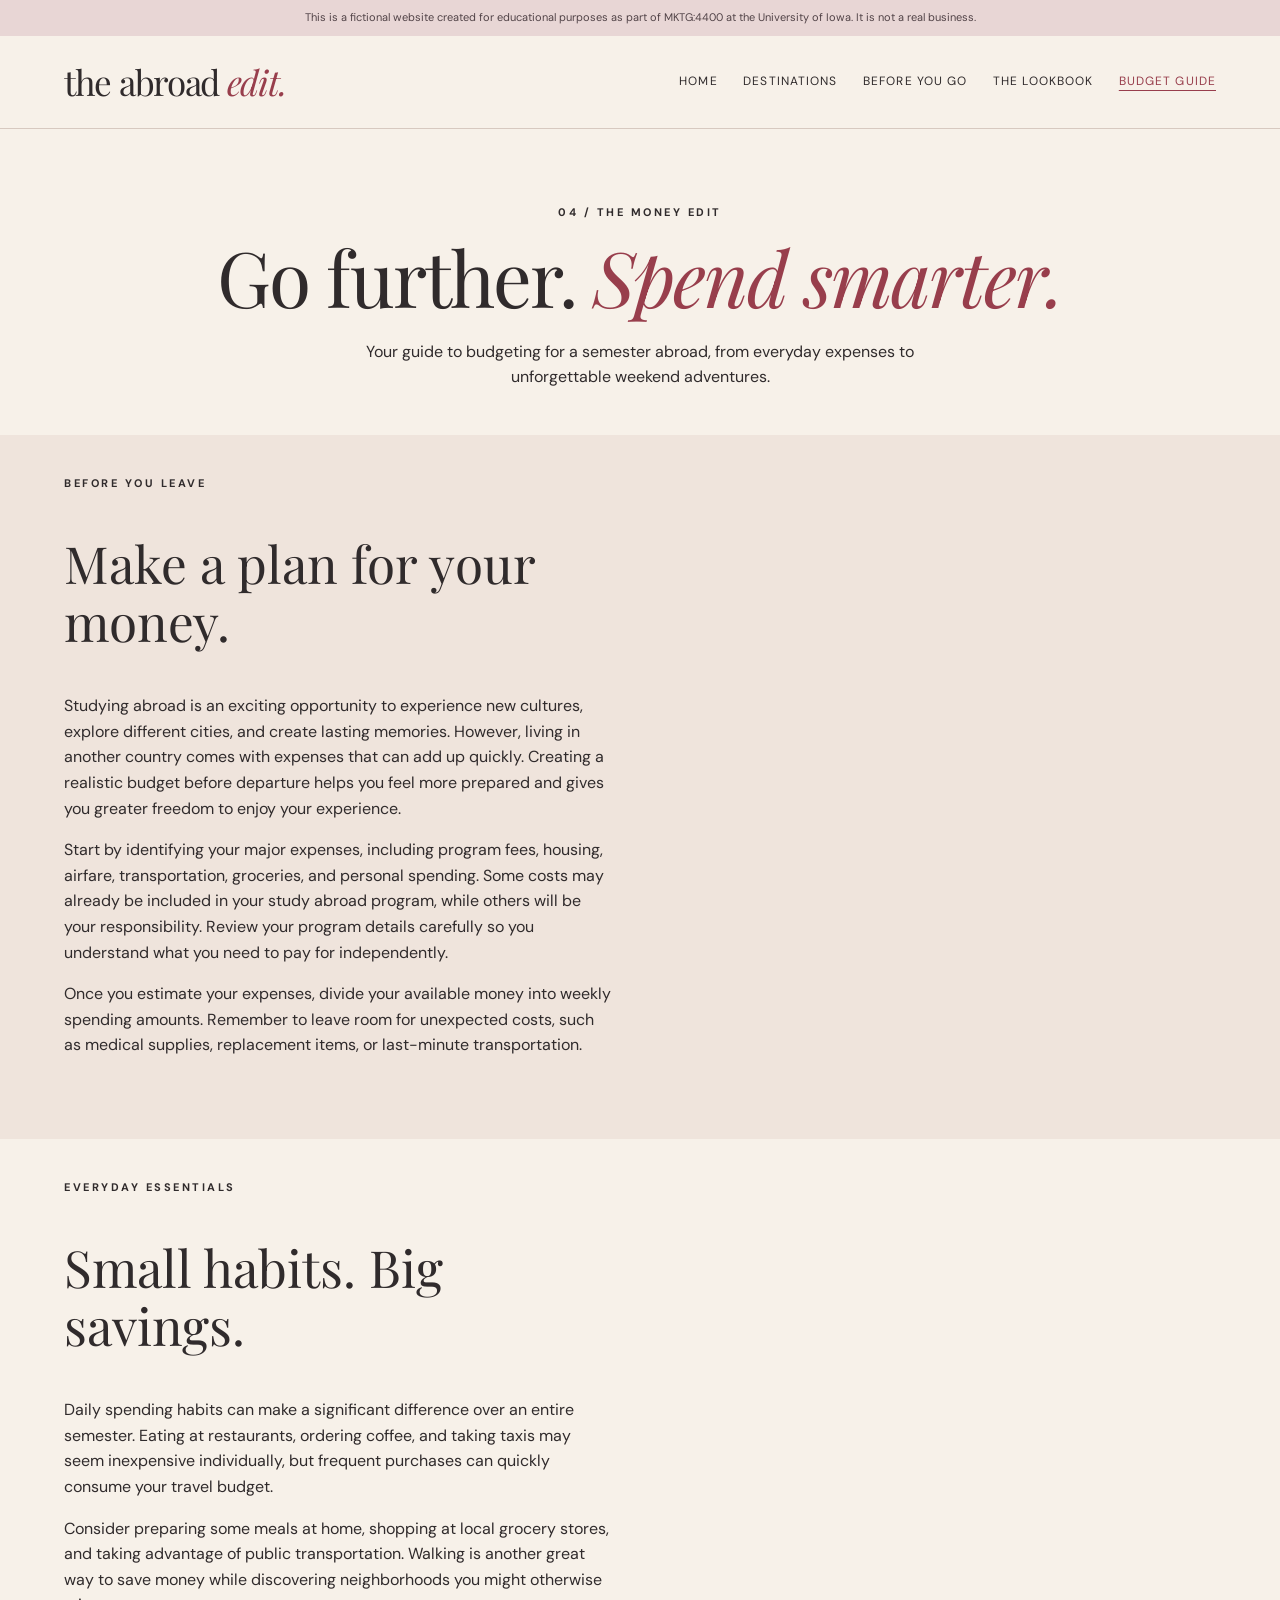
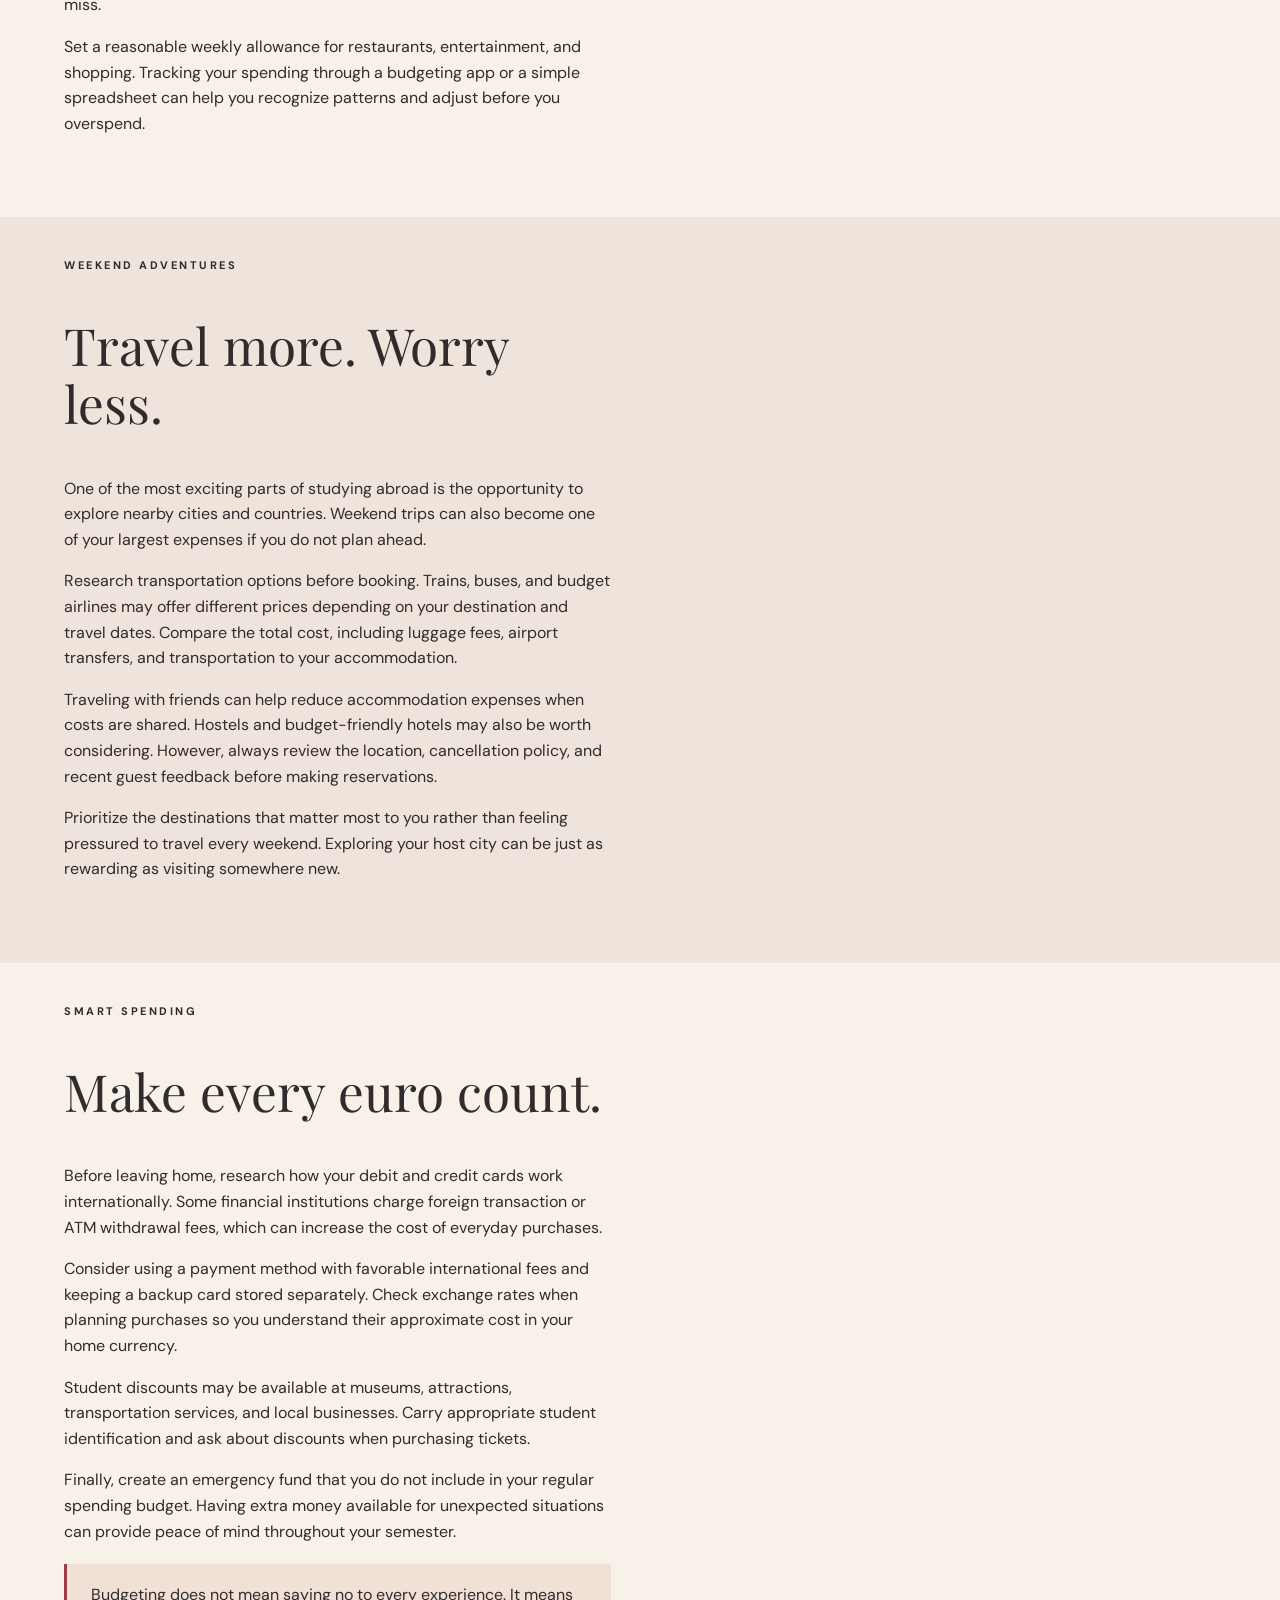
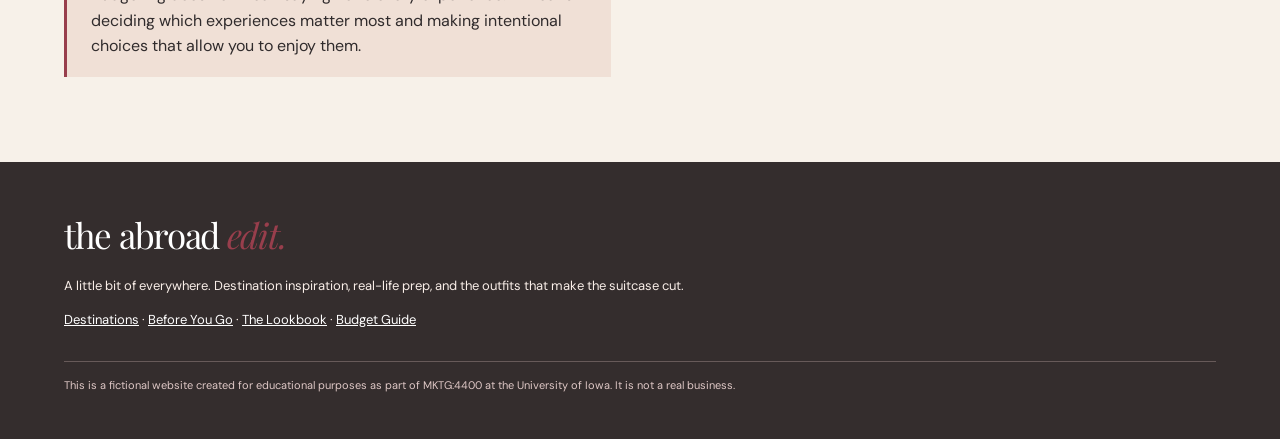
<file: budget-guide.html>
<!DOCTYPE html>
<html lang="en">
<head>
  <meta charset="utf-8">
  <meta name="viewport" content="width=device-width,initial-scale=1">
  <title>Study Abroad Budget Guide & Money-Saving Tips | The Abroad Edit</title>
  <meta name="description" content="A practical study abroad budget guide for college students covering daily expenses, weekend travel, saving money, and financial planning.">
  <link rel="stylesheet" href="style.css">
</head>
<body>
  <div class="notice">This is a fictional website created for educational purposes as part of MKTG:4400 at the University of Iowa. It is not a real business.</div>

  <header class="site-header">
    <a class="logo" href="index.html">the abroad <em>edit.</em></a>
    <nav aria-label="Main navigation">
      <a href="index.html">Home</a>
      <a href="destinations.html">Destinations</a>
      <a href="before-you-go.html">Before You Go</a>
      <a href="lookbook.html">The Lookbook</a>
      <a class="active" href="budget-guide.html">Budget Guide</a>
    </nav>
  </header>

  <main>
    <section class="page-intro">
      <div class="eyebrow">04 / The money edit</div>
      <h1>Go further. <em>Spend smarter.</em></h1>
      <p>Your guide to budgeting for a semester abroad, from everyday expenses to unforgettable weekend adventures.</p>
    </section>

    <section class="feature">
      <div>
        <div class="eyebrow">Before you leave</div>
        <h2>Make a plan for your money.</h2>
        <p>Studying abroad is an exciting opportunity to experience new cultures, explore different cities, and create lasting memories. However, living in another country comes with expenses that can add up quickly. Creating a realistic budget before departure helps you feel more prepared and gives you greater freedom to enjoy your experience.</p>
        <p>Start by identifying your major expenses, including program fees, housing, airfare, transportation, groceries, and personal spending. Some costs may already be included in your study abroad program, while others will be your responsibility. Review your program details carefully so you understand what you need to pay for independently.</p>
        <p>Once you estimate your expenses, divide your available money into weekly spending amounts. Remember to leave room for unexpected costs, such as medical supplies, replacement items, or last-minute transportation.</p>
      </div>
    </section>

    <section class="feature">
      <div>
        <div class="eyebrow">Everyday essentials</div>
        <h2>Small habits. Big savings.</h2>
        <p>Daily spending habits can make a significant difference over an entire semester. Eating at restaurants, ordering coffee, and taking taxis may seem inexpensive individually, but frequent purchases can quickly consume your travel budget.</p>
        <p>Consider preparing some meals at home, shopping at local grocery stores, and taking advantage of public transportation. Walking is another great way to save money while discovering neighborhoods you might otherwise miss.</p>
        <p>Set a reasonable weekly allowance for restaurants, entertainment, and shopping. Tracking your spending through a budgeting app or a simple spreadsheet can help you recognize patterns and adjust before you overspend.</p>
      </div>
    </section>

    <section class="feature">
      <div>
        <div class="eyebrow">Weekend adventures</div>
        <h2>Travel more. Worry less.</h2>
        <p>One of the most exciting parts of studying abroad is the opportunity to explore nearby cities and countries. Weekend trips can also become one of your largest expenses if you do not plan ahead.</p>
        <p>Research transportation options before booking. Trains, buses, and budget airlines may offer different prices depending on your destination and travel dates. Compare the total cost, including luggage fees, airport transfers, and transportation to your accommodation.</p>
        <p>Traveling with friends can help reduce accommodation expenses when costs are shared. Hostels and budget-friendly hotels may also be worth considering. However, always review the location, cancellation policy, and recent guest feedback before making reservations.</p>
        <p>Prioritize the destinations that matter most to you rather than feeling pressured to travel every weekend. Exploring your host city can be just as rewarding as visiting somewhere new.</p>
      </div>
    </section>

    <section class="feature">
      <div>
        <div class="eyebrow">Smart spending</div>
        <h2>Make every euro count.</h2>
        <p>Before leaving home, research how your debit and credit cards work internationally. Some financial institutions charge foreign transaction or ATM withdrawal fees, which can increase the cost of everyday purchases.</p>
        <p>Consider using a payment method with favorable international fees and keeping a backup card stored separately. Check exchange rates when planning purchases so you understand their approximate cost in your home currency.</p>
        <p>Student discounts may be available at museums, attractions, transportation services, and local businesses. Carry appropriate student identification and ask about discounts when purchasing tickets.</p>
        <p>Finally, create an emergency fund that you do not include in your regular spending budget. Having extra money available for unexpected situations can provide peace of mind throughout your semester.</p>
        <div class="tip">
          <p>Budgeting does not mean saying no to every experience. It means deciding which experiences matter most and making intentional choices that allow you to enjoy them.</p>
        </div>
      </div>
    </section>
  </main>

  <footer class="footer">
    <a class="logo" href="index.html">the abroad <em>edit.</em></a>
    <p>A little bit of everywhere. Destination inspiration, real-life prep, and the outfits that make the suitcase cut.</p>
    <p>
      <a href="destinations.html">Destinations</a> ·
      <a href="before-you-go.html">Before You Go</a> ·
      <a href="lookbook.html">The Lookbook</a> ·
      <a href="budget-guide.html">Budget Guide</a>
    </p>
    <div class="notice">This is a fictional website created for educational purposes as part of MKTG:4400 at the University of Iowa. It is not a real business.</div>
  </footer>
</body>
</html>
</file>
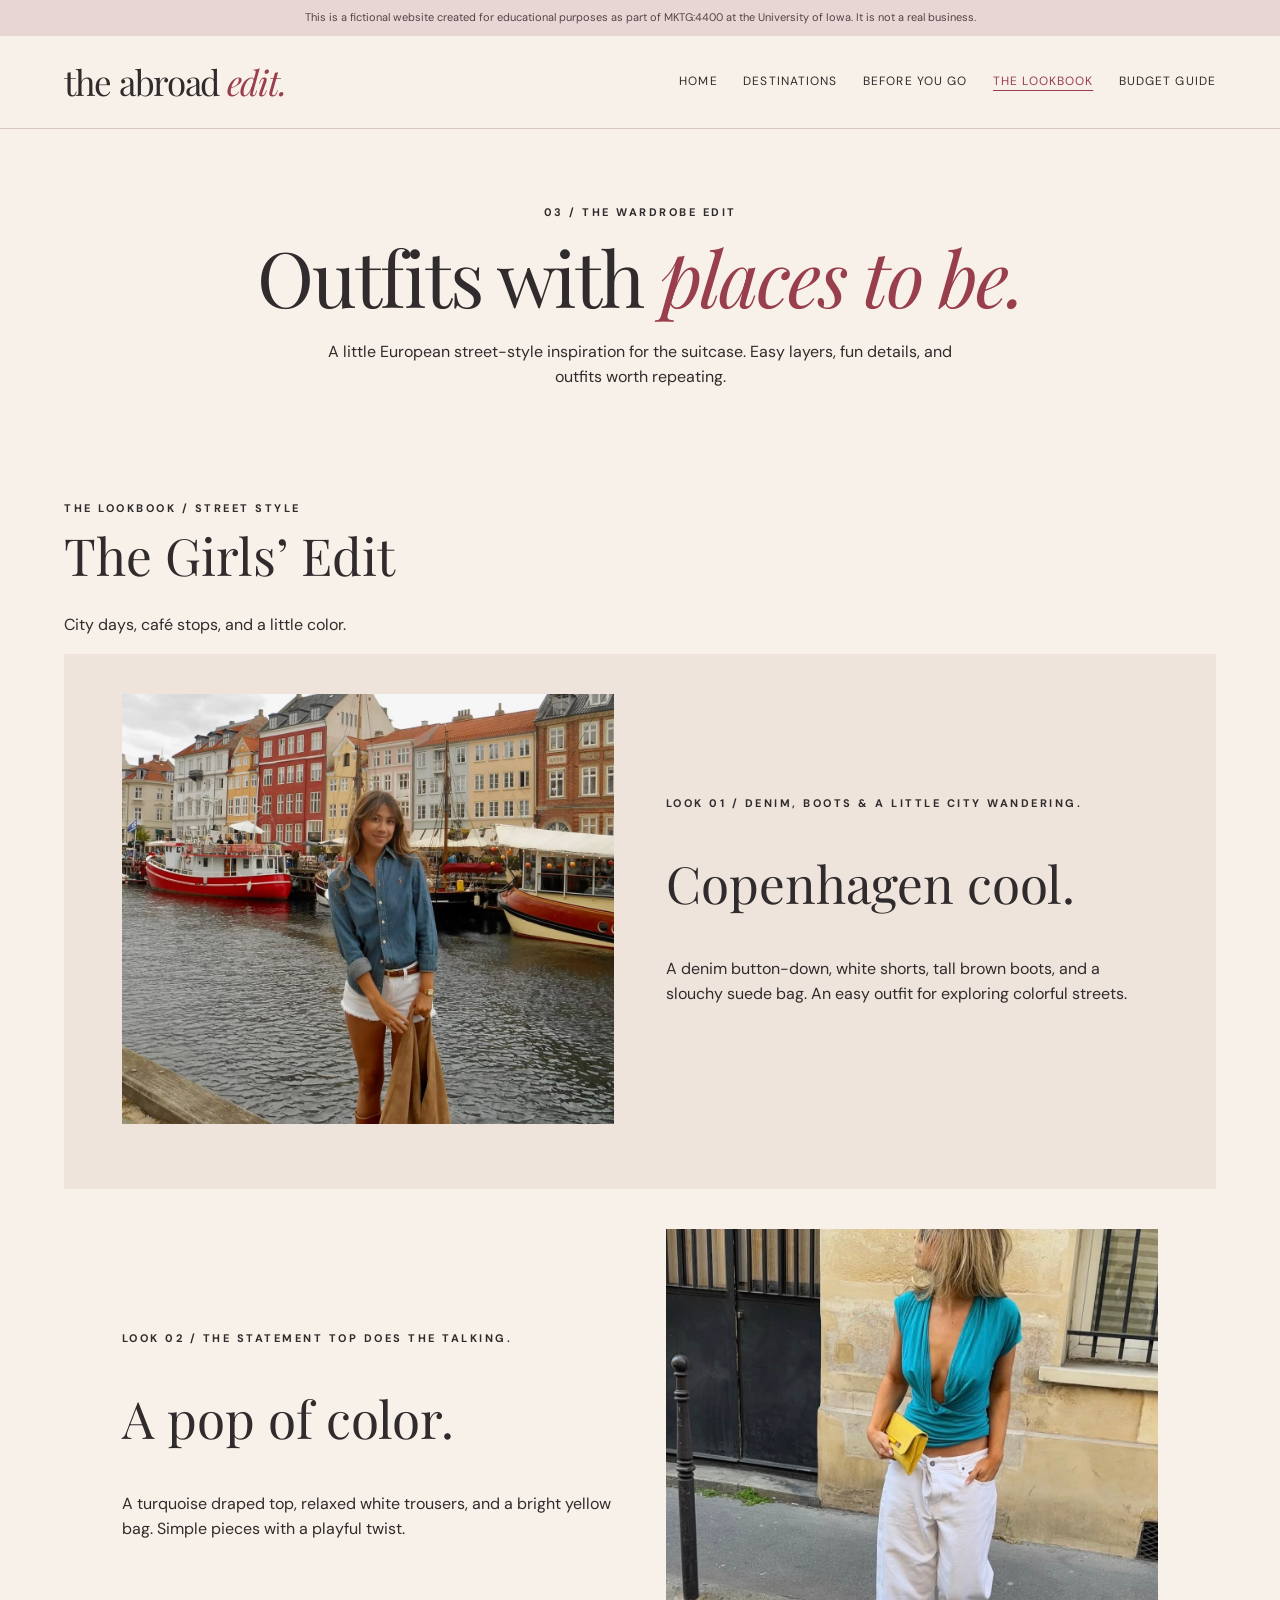
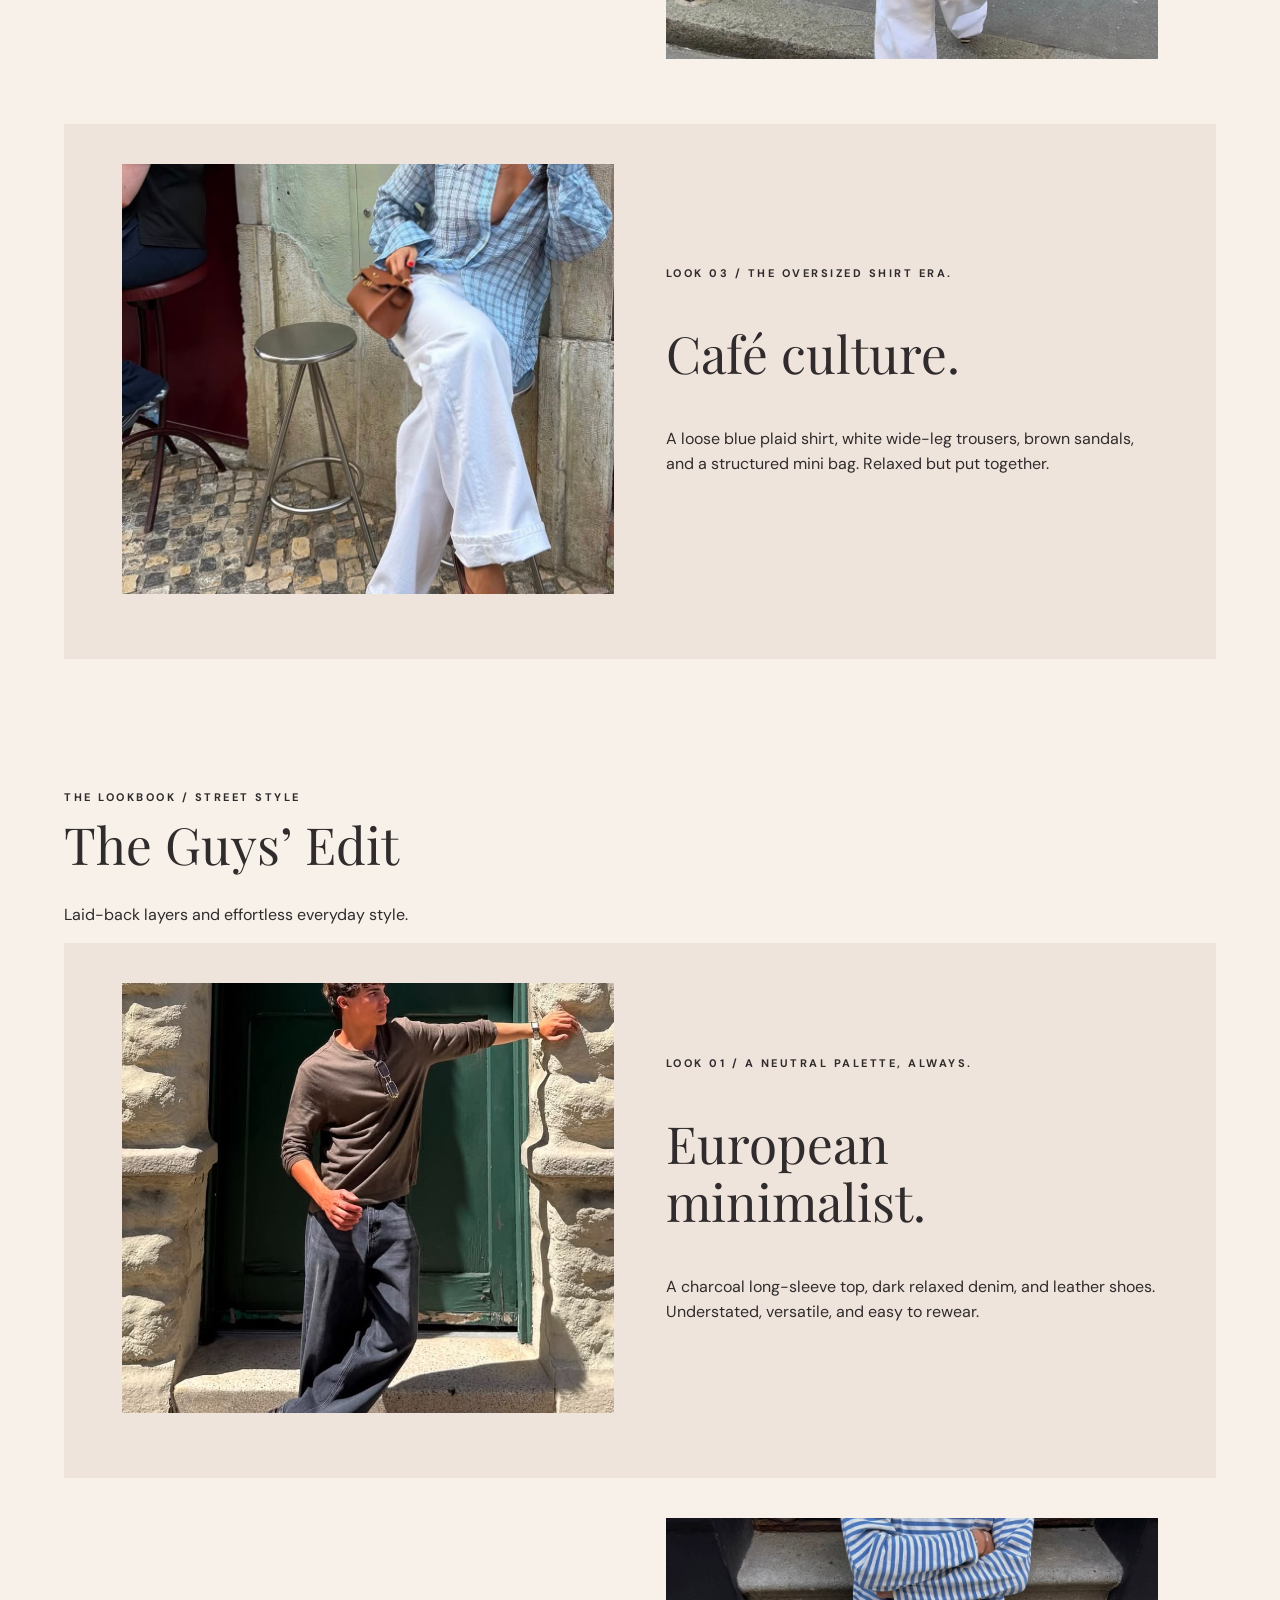
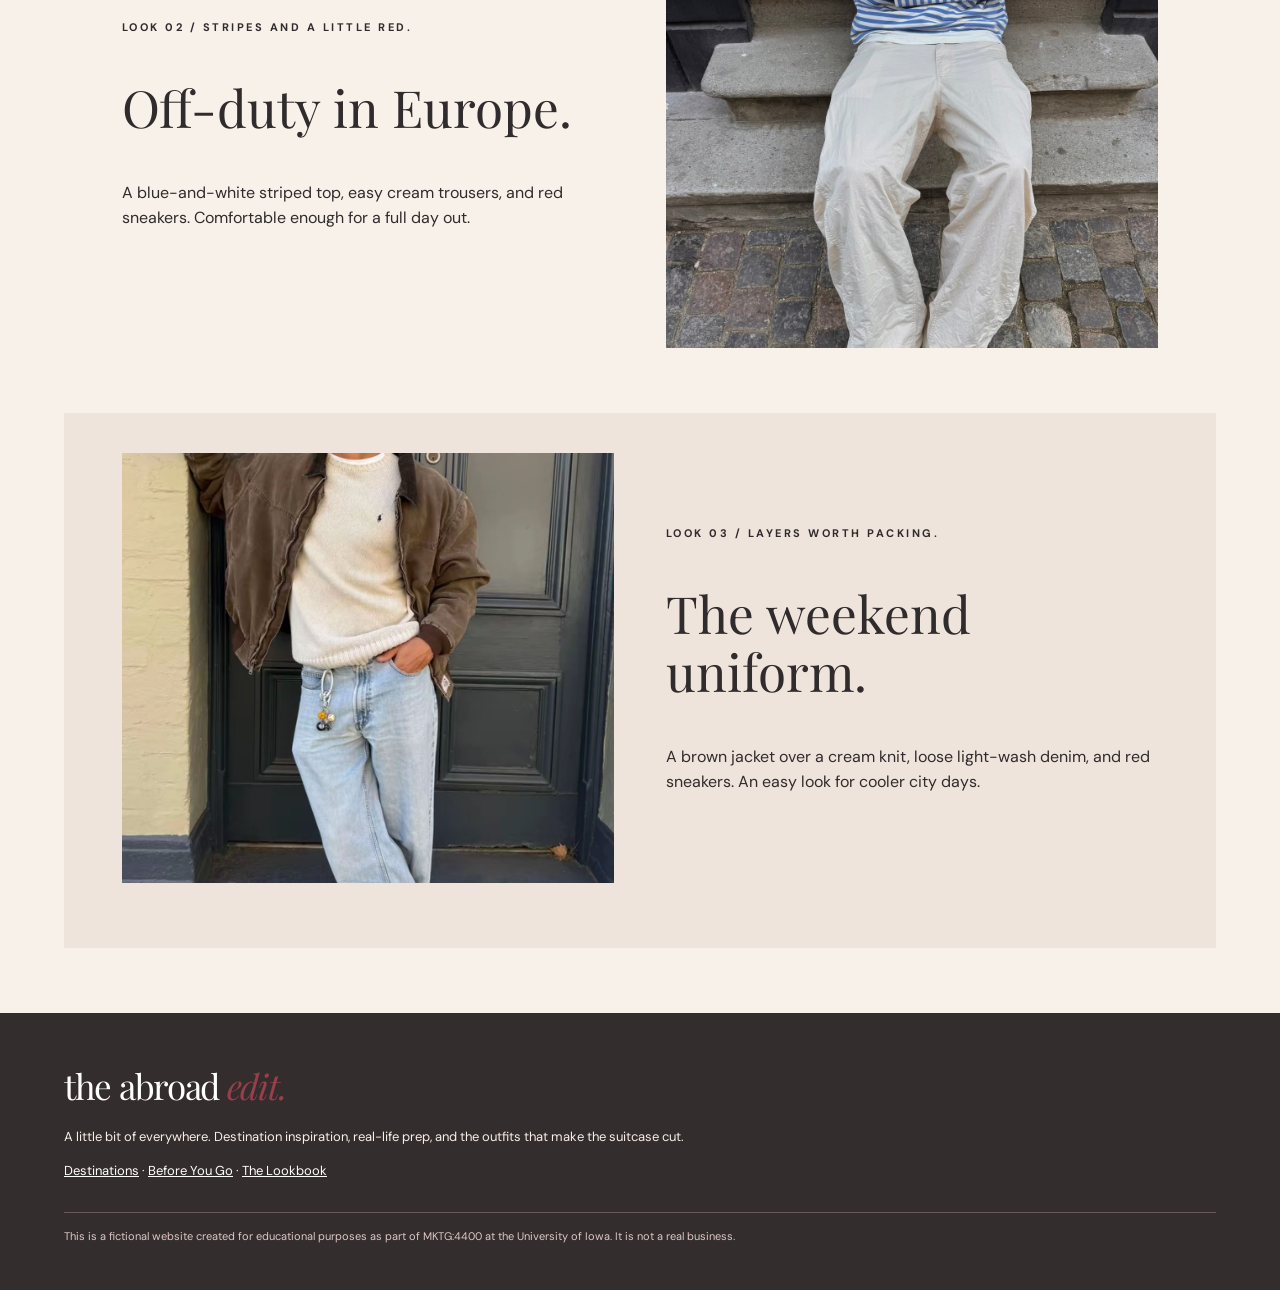
<file: lookbook.html>
<!DOCTYPE html><html lang="en"><head><meta charset="utf-8"><meta name="viewport" content="width=device-width,initial-scale=1"><title>Study Abroad Outfit Ideas & Packing Inspiration | The Abroad Edit</title><meta name="description" content="Explore a student study abroad lookbook with airport outfits, city walking looks, and coastal weekend packing inspiration."><link rel="stylesheet" href="style.css"></head><body><div class="notice">This is a fictional website created for educational purposes as part of MKTG:4400 at the University of Iowa. It is not a real business.</div><header class="site-header"><a class="logo" href="index.html">the abroad <em>edit.</em></a><nav aria-label="Main navigation"><a class="" href="index.html">Home</a><a class="" href="destinations.html">Destinations</a><a class="" href="before-you-go.html">Before You Go</a><a class="active" href="lookbook.html">The Lookbook</a><a href="budget-guide.html">Budget Guide</a></nav></header><main><section class="page-intro"><div class="eyebrow">03 / The wardrobe edit</div><h1>Outfits with <em>places to be.</em></h1><p>A little European street-style inspiration for the suitcase. Easy layers, fun details, and outfits worth repeating.</p></section><section class="section"><div class="eyebrow">The Lookbook / Street style</div><h2 class="section-title">The Girls’ Edit</h2><p>City days, café stops, and a little color.</p><div class="feature"><img src="images/IMG_0427.jpeg" alt="Copenhagen cool outfit inspiration" loading="lazy" style="width:100%;max-height:680px;object-fit:cover;object-position:center;"><div><div class="eyebrow">Look 01 / Denim, boots & a little city wandering.</div><h2>Copenhagen cool.</h2><p>A denim button-down, white shorts, tall brown boots, and a slouchy suede bag. An easy outfit for exploring colorful streets.</p></div></div><div class="feature"><div><div class="eyebrow">Look 02 / The statement top does the talking.</div><h2>A pop of color.</h2><p>A turquoise draped top, relaxed white trousers, and a bright yellow bag. Simple pieces with a playful twist.</p></div><img src="images/IMG_0428.jpeg" alt="A pop of color outfit inspiration" loading="lazy" style="width:100%;max-height:680px;object-fit:cover;object-position:center;"></div><div class="feature"><img src="images/IMG_0429.jpeg" alt="Café culture outfit inspiration" loading="lazy" style="width:100%;max-height:680px;object-fit:cover;object-position:center;"><div><div class="eyebrow">Look 03 / The oversized shirt era.</div><h2>Café culture.</h2><p>A loose blue plaid shirt, white wide-leg trousers, brown sandals, and a structured mini bag. Relaxed but put together.</p></div></div></section><section class="section"><div class="eyebrow">The Lookbook / Street style</div><h2 class="section-title">The Guys’ Edit</h2><p>Laid-back layers and effortless everyday style.</p><div class="feature"><img src="images/IMG_0430.jpeg" alt="European minimalist outfit inspiration" loading="lazy" style="width:100%;max-height:680px;object-fit:cover;object-position:center;"><div><div class="eyebrow">Look 01 / A neutral palette, always.</div><h2>European minimalist.</h2><p>A charcoal long-sleeve top, dark relaxed denim, and leather shoes. Understated, versatile, and easy to rewear.</p></div></div><div class="feature"><div><div class="eyebrow">Look 02 / Stripes and a little red.</div><h2>Off-duty in Europe.</h2><p>A blue-and-white striped top, easy cream trousers, and red sneakers. Comfortable enough for a full day out.</p></div><img src="images/IMG_0431.jpeg" alt="Off-duty in Europe outfit inspiration" loading="lazy" style="width:100%;max-height:680px;object-fit:cover;object-position:center;"></div><div class="feature"><img src="images/IMG_0432.jpeg" alt="The weekend uniform outfit inspiration" loading="lazy" style="width:100%;max-height:680px;object-fit:cover;object-position:center;"><div><div class="eyebrow">Look 03 / Layers worth packing.</div><h2>The weekend uniform.</h2><p>A brown jacket over a cream knit, loose light-wash denim, and red sneakers. An easy look for cooler city days.</p></div></div></section></main><footer class="footer"><a class="logo" href="index.html">the abroad <em>edit.</em></a><p>A little bit of everywhere. Destination inspiration, real-life prep, and the outfits that make the suitcase cut.</p><p><a href="destinations.html">Destinations</a> · <a href="before-you-go.html">Before You Go</a> · <a href="lookbook.html">The Lookbook</a></p><div class="notice">This is a fictional website created for educational purposes as part of MKTG:4400 at the University of Iowa. It is not a real business.</div></footer></body></html>
</file>
<file: style.css>
@import url('https://fonts.googleapis.com/css2?family=DM+Sans:wght@400;500;600;700&family=Playfair+Display:ital,wght@0,400;0,600;1,400&display=swap');
:root{--cream:#f7f1e9;--pink:#e7cfd0;--cherry:#983e4c;--ink:#302b2c;--sage:#b9c4b6}*{box-sizing:border-box}html{scroll-behavior:smooth}body{margin:0;background:var(--cream);color:var(--ink);font-family:'DM Sans',sans-serif;line-height:1.6}img{max-width:100%;display:block}a{color:inherit}.notice{font-size:11px;text-align:center;padding:9px 18px;background:#e8d6d5;color:#514347}.site-header{padding:18px 5%;display:flex;justify-content:space-between;align-items:center;gap:20px;border-bottom:1px solid #d7c9c0}.logo{font-family:'Playfair Display',serif;font-size:clamp(22px,3vw,35px);letter-spacing:-1.3px;text-decoration:none}.logo em{color:var(--cherry)}nav{display:flex;gap:clamp(10px,2vw,30px);flex-wrap:wrap}nav a{text-decoration:none;font-size:12px;text-transform:uppercase;letter-spacing:1.1px}nav a:hover,.active{color:var(--cherry);text-decoration:underline;text-underline-offset:5px}.eyebrow{font-size:11px;text-transform:uppercase;letter-spacing:2.5px;font-weight:700}.hero{padding:45px 5% 30px;display:grid;grid-template-columns:1fr 1.05fr;gap:5%;align-items:center}.hero h1,.page-intro h1{font-family:'Playfair Display',serif;font-size:clamp(46px,6.5vw,105px);line-height:1.05;letter-spacing:-2px;font-weight:400;margin:15px 0 22px}.hero h1 em,.page-intro h1 em{color:var(--cherry);font-weight:400}.hero p{max-width:450px}.hero img{height:610px;width:100%;object-fit:cover}.small-note{font-size:12px;color:#6f6162}.button{display:inline-block;background:var(--cherry);color:white;text-decoration:none;padding:13px 20px;margin-top:14px;font-size:12px;letter-spacing:1.2px;text-transform:uppercase}.marquee{background:var(--cherry);color:#fff4ec;padding:12px;text-align:center;font-size:12px;letter-spacing:2px;text-transform:uppercase}.section{padding:65px 5%}.section-title{font-family:'Playfair Display',serif;font-size:clamp(34px,4vw,60px);font-weight:400;line-height:1.15;margin:8px 0 28px}.cards{display:grid;grid-template-columns:repeat(3,1fr);gap:22px}.card{text-decoration:none}.card img{width:100%;height:330px;object-fit:cover}.card h3{font-family:'Playfair Display',serif;font-size:28px;font-weight:400;margin:12px 0 0}.card p{font-size:13px;margin:4px 0}.editorial{background:var(--pink);padding:70px 5%;display:grid;grid-template-columns:1fr 1fr;gap:7%;align-items:center}.editorial img{width:100%;height:430px;object-fit:cover}.editorial h2{font:400 clamp(35px,4vw,65px)/1.12 'Playfair Display',serif}.page-intro{text-align:center;padding:75px 5% 45px}.page-intro h1{font-size:clamp(50px,6vw,90px)}.page-intro p{max-width:650px;margin:auto}.feature{display:grid;grid-template-columns:1fr 1fr;gap:5%;align-items:center;padding:40px 5% 65px}.feature:nth-child(even){background:#efe4dc}.feature img{width:100%;height:430px;object-fit:cover}.feature h2{font:400 clamp(34px,4vw,58px)/1.13 'Playfair Display',serif}.feature ul{padding-left:20px}.feature li{margin-bottom:10px}.caption{font-size:11px;letter-spacing:1px;text-transform:uppercase;color:#776767;margin-top:8px}.mini-grid{display:grid;grid-template-columns:repeat(2,1fr);gap:18px}.mini-grid img{height:300px;width:100%;object-fit:cover}.footer{padding:45px 5%;background:#342d2d;color:#f9eee8}.footer .logo{display:block;margin-bottom:12px}.footer p{max-width:700px;font-size:13px}.footer .notice{background:transparent;color:#dfc8c6;text-align:left;padding:15px 0 0;border-top:1px solid #675a59;margin-top:30px}.footer a{color:#fff}.tip{background:#f0e0d6;border-left:3px solid var(--cherry);padding:18px 24px;margin:20px 0}.tip p{margin:0}.gallery{display:grid;grid-template-columns:1fr 1fr 1fr;gap:12px;padding:10px 5% 55px}.gallery img{height:270px;width:100%;object-fit:cover}@media(max-width:760px){.site-header{flex-direction:column;text-align:center;padding:14px 4%}nav{justify-content:center;gap:13px}nav a{font-size:10px}.hero,.editorial,.feature{grid-template-columns:1fr}.hero{padding-top:25px}.hero img{height:420px}.cards{grid-template-columns:1fr}.card img{height:350px}.editorial img,.feature img{height:350px}.section{padding:45px 5%}.feature{padding:35px 5%}.gallery{grid-template-columns:1fr 1fr}.gallery img{height:210px}}
</file>
